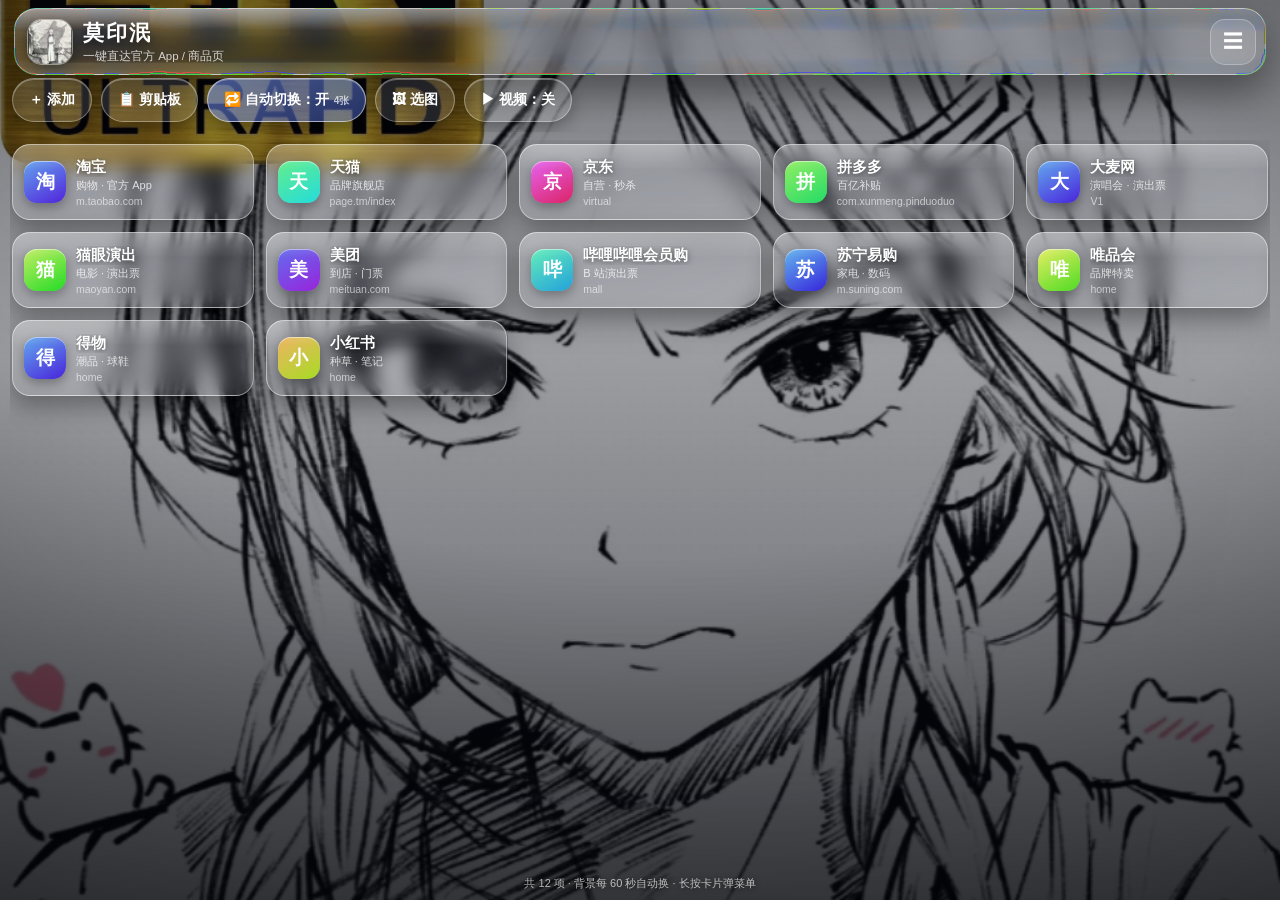
<file: 手机版导航站/index.html>
<!DOCTYPE html>
<html lang="zh-CN">
<head>
<meta charset="utf-8">
<title>莫印泯</title>
<meta name="viewport" content="width=device-width, initial-scale=1.0, maximum-scale=1.0, user-scalable=no, viewport-fit=cover">
<meta name="theme-color" content="#070a12">
<meta name="format-detection" content="telephone=no">
<meta name="apple-mobile-web-app-capable" content="yes">
<meta name="mobile-web-app-capable" content="yes">
<meta name="apple-mobile-web-app-status-bar-style" content="black-translucent">
<meta name="apple-mobile-web-app-title" content="莫印泯">
<meta name="description" content="莫印泯 · 一键直达官方 App 与商品页">
<link rel="manifest" href="manifest.json">
<link rel="apple-touch-icon" href="icon-192.png">
<link rel="icon" href="icon-192.png">
<link rel="apple-touch-icon" sizes="512x512" href="icon-512.png">
<link rel="stylesheet" href="style.css">
</head>
<body>

<!-- ===================== 背景层 ===================== -->
<div class="bg" id="bg">
  <div class="bg-pic" id="bgA"></div>
  <div class="bg-pic" id="bgB"></div>
  <video class="bg-video" id="bgVideo" playsinline webkit-playsinline muted loop preload="none"></video>
  <div class="bg-tint"></div>
  <div class="bg-vig"></div>
</div>

<!-- ===================== 液态玻璃滤镜（SVG 折射 + 色差） ===================== -->
<svg class="svgdefs" aria-hidden="true" focusable="false" xmlns="http://www.w3.org/2000/svg">
  <defs>
    <!-- 有机噪声：造出「液态」的起伏 -->
    <filter id="lgNoise" x="-40%" y="-40%" width="180%" height="180%" color-interpolation-filters="sRGB">
      <feTurbulence type="fractalNoise" baseFrequency="0.012 0.02" numOctaves="3" seed="11" result="t"/>
      <feGaussianBlur in="t" stdDeviation="0.7" result="n"/>
      <feDisplacementMap in="SourceGraphic" in2="n" scale="16"
                         xChannelSelector="R" yChannelSelector="G"/>
    </filter>

    <!-- 边缘折射 + 色差：把高光层按 R / G / B 三个通道分别位移再叠回去 -->
    <filter id="lgRim" x="-25%" y="-25%" width="150%" height="150%" color-interpolation-filters="sRGB">
      <feTurbulence type="fractalNoise" baseFrequency="0.018 0.026" numOctaves="2" seed="3" result="t"/>
      <feGaussianBlur in="t" stdDeviation="1.1" result="n"/>

      <feDisplacementMap in="SourceGraphic" in2="n" scale="9"
                         xChannelSelector="R" yChannelSelector="G" result="dR"/>
      <feColorMatrix in="dR" type="matrix" result="cR"
        values="1 0 0 0 0
                0 0 0 0 0
                0 0 0 0 0
                0 0 0 1 0"/>

      <feDisplacementMap in="SourceGraphic" in2="n" scale="2"
                         xChannelSelector="R" yChannelSelector="G" result="dG"/>
      <feColorMatrix in="dG" type="matrix" result="cG"
        values="0 0 0 0 0
                0 1 0 0 0
                0 0 0 0 0
                0 0 0 1 0"/>

      <feDisplacementMap in="SourceGraphic" in2="n" scale="-9"
                         xChannelSelector="R" yChannelSelector="G" result="dB"/>
      <feColorMatrix in="dB" type="matrix" result="cB"
        values="0 0 0 0 0
                0 0 0 0 0
                0 0 1 0 0
                0 0 0 1 0"/>

      <feBlend in="cR" in2="cG" mode="screen" result="rg"/>
      <feBlend in="rg" in2="cB" mode="screen"/>
    </filter>
  </defs>
</svg>

<!-- ===================== 顶部 ===================== -->
<header class="topbar lg">
  <div class="brand">
    <img class="brand-ico" id="brandIco" src="icon-192.png" alt="莫印泯">
    <div class="brand-txt">
      <h1>莫印泯</h1>
      <p id="brandSub">一键直达官方 App / 商品页</p>
    </div>
  </div>
  <div class="top-btns">
    <button class="icobtn" id="btnMenu" aria-label="设置">☰</button>
  </div>
</header>

<!-- ===================== 快捷按钮 ===================== -->
<nav class="quick" id="quick">
  <button class="pill" id="btnAdd">＋ 添加</button>
  <button class="pill" id="btnClip">📋 剪贴板</button>
  <button class="pill" id="btnAuto">🔁 自动切换</button>
  <button class="pill" id="btnPickImg">🖼 选图</button>
  <button class="pill" id="btnVideo">▶ 视频</button>
</nav>

<!-- ===================== 卡片 ===================== -->
<main class="cards" id="cards"></main>

<!-- ===================== 底部提示 ===================== -->
<div class="hint" id="hint">轻点卡片打开 · 长按卡片弹出菜单</div>

<!-- ===================== 右键/长按 浮层面板 ===================== -->
<div class="ctx" id="ctx" hidden></div>

<!-- ===================== 底部编辑面板 ===================== -->
<div class="sheet-wrap" id="sheetWrap" hidden>
  <div class="sheet-mask" id="sheetMask"></div>
  <section class="sheet lg" id="sheet" role="dialog" aria-modal="true">
    <div class="sheet-grip" id="sheetGrip"></div>
    <div class="sheet-head">
      <h2 id="sheetTitle">标题</h2>
      <button class="xbtn" id="sheetX" aria-label="关闭">✕</button>
    </div>
    <div class="sheet-body" id="sheetBody"></div>
  </section>
</div>

<div class="toast" id="toast"></div>
<div class="ring" id="ring" hidden><svg viewBox="0 0 44 44"><circle class="ring-bg" cx="22" cy="22" r="19"/><circle class="ring-fg" cx="22" cy="22" r="19" id="ringFg"/></svg></div>

<input type="file" id="fileImg" accept="image/*" hidden>
<input type="file" id="fileVid" accept="video/*" hidden>

<script src="media.js"></script>
<script src="app.js"></script>
</body>
</html>
</file>
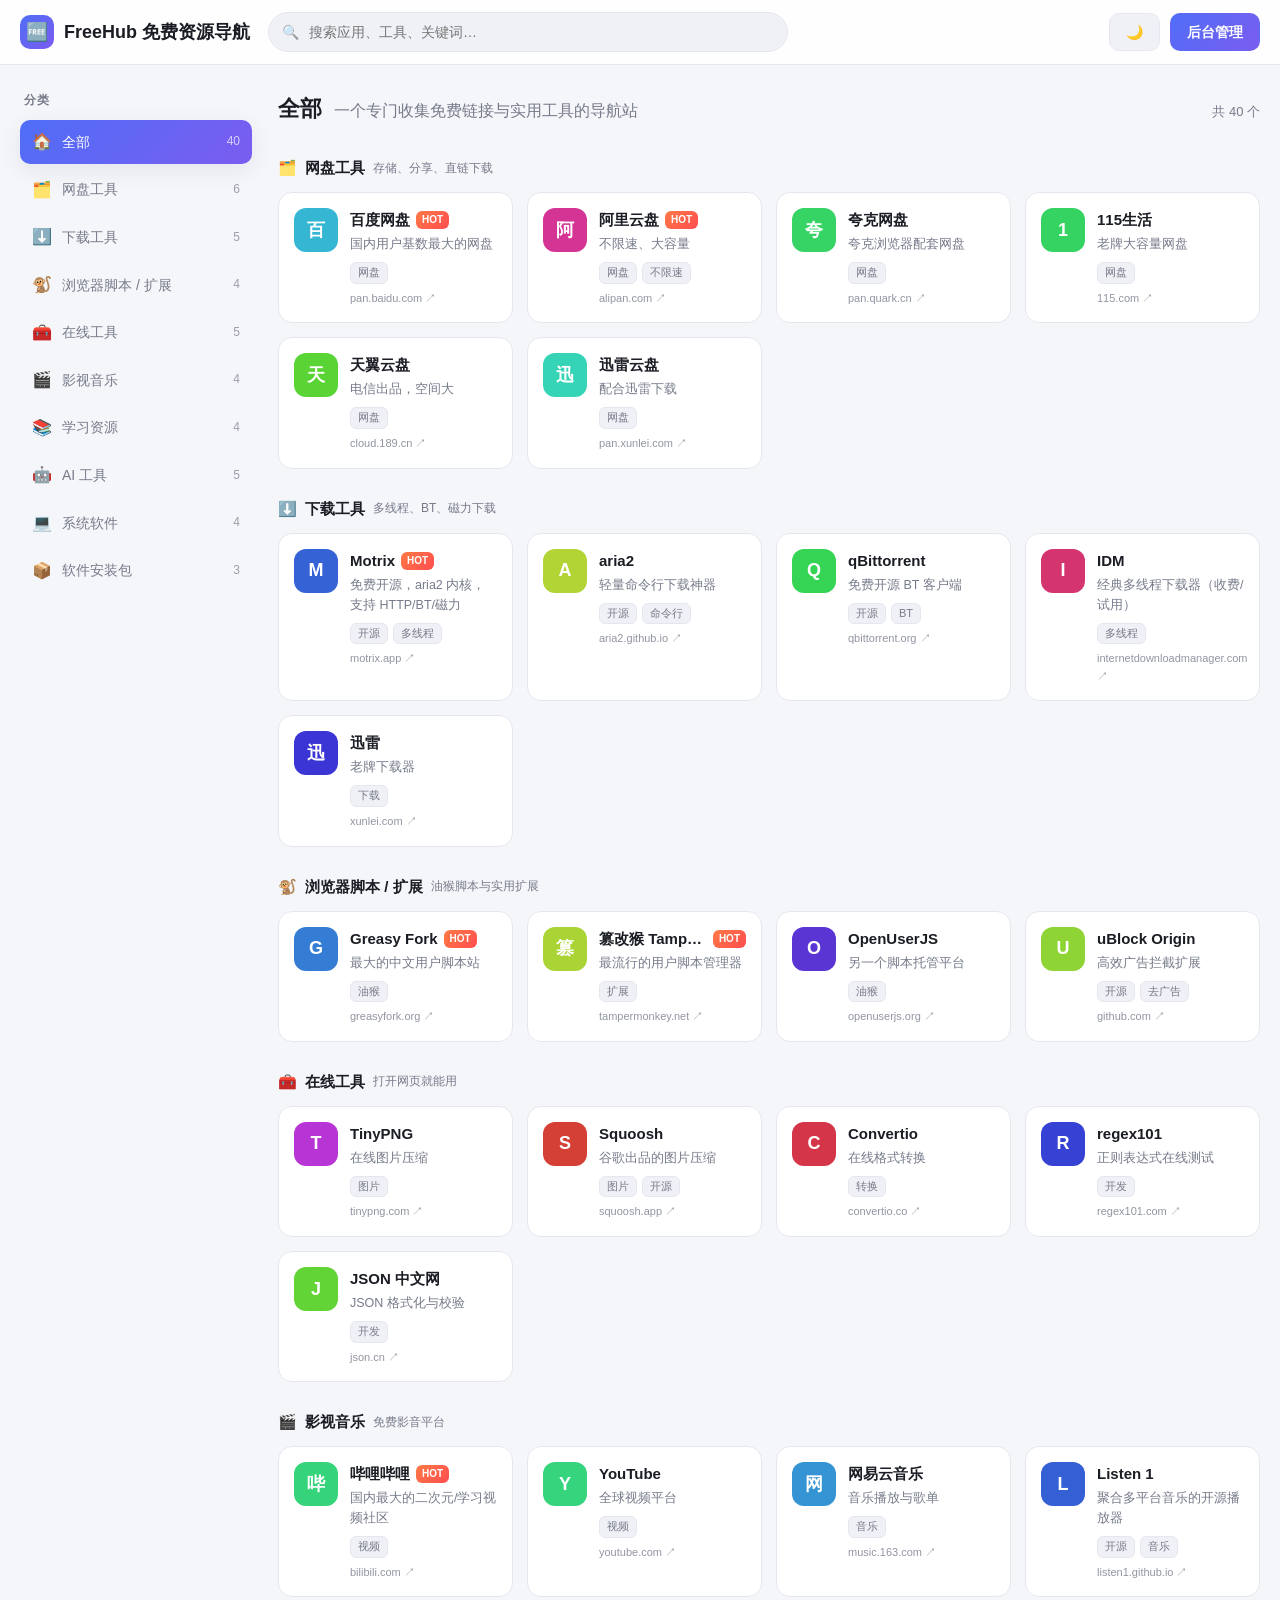
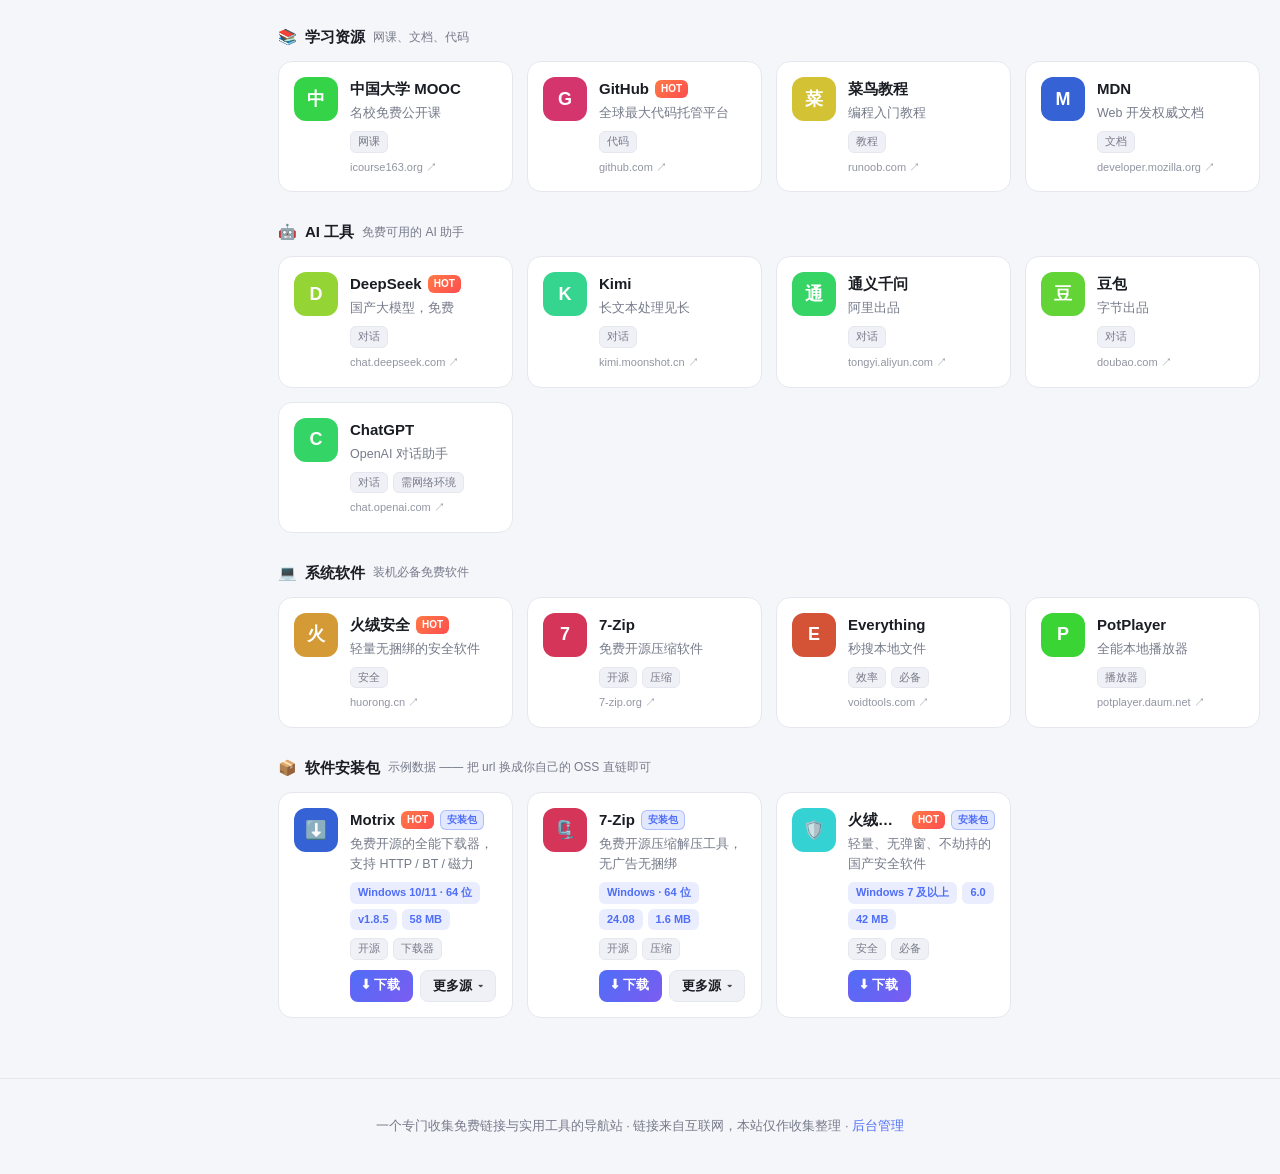
<file: 网页资源站/index.html>
<!DOCTYPE html>
<html lang="zh-CN" data-theme="light">
<head>
  <meta charset="UTF-8">
  <meta name="viewport" content="width=device-width, initial-scale=1">
  <title>FreeHub · 免费资源导航</title>
  <meta name="description" content="一个专门收集免费链接与实用工具的导航站">
  <link rel="icon" href="data:image/svg+xml,<svg xmlns='http://www.w3.org/2000/svg' viewBox='0 0 100 100'><text y='.9em' font-size='90'>🆓</text></svg>">
  <link rel="stylesheet" href="assets/style.css">
</head>
<body>

  <header class="site-header">
    <div class="wrap header-inner">
      <a class="brand" href="index.html">
        <span class="brand-logo">🆓</span>
        <span class="brand-name" id="siteTitle">FreeHub</span>
      </a>

      <div class="search">
        <span class="search-icon">🔍</span>
        <input id="searchInput" type="search" placeholder="搜索应用、工具、关键词…" autocomplete="off">
      </div>

      <div class="header-actions">
        <button id="themeBtn" class="btn ghost" title="切换深色 / 浅色">🌙</button>
        <a class="btn" href="admin.html">后台管理</a>
      </div>
    </div>
  </header>

  <main class="wrap layout">
    <aside class="sidebar">
      <p class="side-title">分类</p>
      <ul class="cat-list" id="catList"></ul>
    </aside>

    <section class="content">
      <div class="content-head">
        <h2 id="catTitle">全部</h2>
        <span class="muted" id="catDesc"></span>
        <span class="count" id="count"></span>
      </div>
      <div class="grid" id="grid"></div>
      <div class="empty" id="empty" hidden>没有找到匹配的结果 🙈</div>
    </section>
  </main>

  <footer class="site-footer">
    <div class="wrap">
      <p id="footerText">FreeHub · 链接均来自互联网，本站仅作导航收集 · <a href="admin.html">后台管理</a></p>
    </div>
  </footer>

  <script src="assets/seed.js"></script>
  <script src="assets/store.js"></script>
  <script src="assets/app.js"></script>
</body>
</html>
</file>
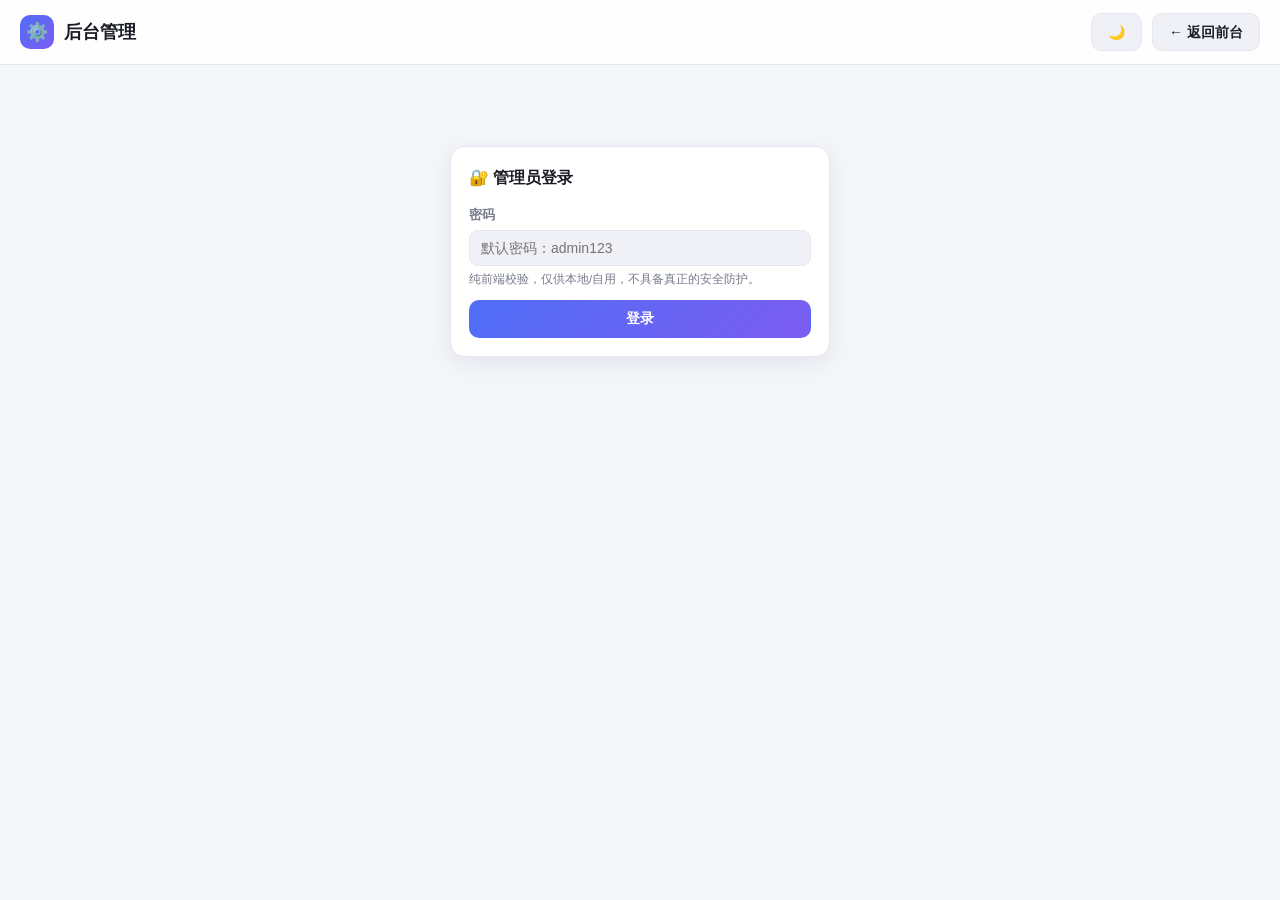
<file: 网页资源站/admin.html>
<!DOCTYPE html>
<html lang="zh-CN" data-theme="light">
<head>
  <meta charset="UTF-8">
  <meta name="viewport" content="width=device-width, initial-scale=1">
  <title>后台管理 · FreeHub</title>
  <link rel="icon" href="data:image/svg+xml,<svg xmlns='http://www.w3.org/2000/svg' viewBox='0 0 100 100'><text y='.9em' font-size='90'>⚙️</text></svg>">
  <link rel="stylesheet" href="assets/style.css">
</head>
<body>

  <header class="site-header">
    <div class="wrap header-inner">
      <a class="brand" href="index.html">
        <span class="brand-logo">⚙️</span>
        <span class="brand-name">后台管理</span>
      </a>
      <div class="header-actions">
        <button id="themeBtn" class="btn ghost" title="切换主题">🌙</button>
        <a class="btn ghost" href="index.html">← 返回前台</a>
        <button id="logoutBtn" class="btn" hidden>退出登录</button>
      </div>
    </div>
  </header>

  <!-- ============ 登录 ============ -->
  <section id="loginView" class="wrap">
    <div class="panel login-card">
      <h3>🔐 管理员登录</h3>
      <div class="field">
        <label>密码</label>
        <input id="loginPass" type="password" placeholder="默认密码：admin123">
        <p class="hint">纯前端校验，仅供本地/自用，不具备真正的安全防护。</p>
      </div>
      <button id="loginBtn" class="btn block">登录</button>
    </div>
  </section>

  <!-- ============ 管理面板 ============ -->
  <section id="adminView" class="wrap admin-wrap" hidden>
    <div class="toolbar">
      <button id="addCatBtn" class="btn">＋ 新建分类</button>
      <button id="addItemBtn" class="btn">＋ 添加链接</button>
      <span style="flex:1"></span>
      <button id="exportBtn" class="btn ghost">导出 JSON</button>
      <button id="importBtn" class="btn ghost">导入 JSON</button>
      <input id="importFile" type="file" accept="application/json,.json" hidden>
      <button id="resetBtn" class="btn danger">恢复默认</button>
    </div>

    <div class="admin-grid">
      <!-- 左：分类 -->
      <div class="panel">
        <h3>📁 分类 <span class="spacer"></span><span class="muted" id="catTotal"></span></h3>
        <ul class="admin-cat-list" id="adminCatList"></ul>
      </div>

      <!-- 右：链接 + 站点设置 -->
      <div>
        <div class="panel" style="margin-bottom:20px">
          <h3>
            <span id="curCatName">请选择分类</span>
            <span class="spacer"></span>
            <button id="renameCatBtn" class="icon-btn" title="重命名分类">✏️</button>
            <button id="delCatBtn" class="icon-btn del" title="删除分类">🗑️</button>
          </h3>
          <table class="items">
            <thead>
              <tr><th style="width:44px">图标</th><th>名称</th><th>链接</th><th style="width:70px">热门</th><th style="width:120px"></th></tr>
            </thead>
            <tbody id="itemsBody"></tbody>
          </table>
          <div class="empty" id="itemsEmpty" hidden>这个分类下还没有链接，点上方「＋ 添加链接」</div>
        </div>

        <div class="panel">
          <h3>⚙️ 站点设置</h3>
          <div class="row-2">
            <div class="field">
              <label>站点标题</label>
              <input id="setTitle" type="text">
            </div>
            <div class="field">
              <label>管理密码</label>
              <input id="setPass" type="text">
            </div>
          </div>
          <div class="field">
            <label>副标题 / 简介</label>
            <input id="setSubtitle" type="text">
          </div>
          <div class="field">
            <label>页脚备案号（可留空）</label>
            <input id="setIcp" type="text" placeholder="如：京ICP备xxxxxxxx号">
          </div>
          <button id="saveSettingsBtn" class="btn">保存设置</button>
        </div>
      </div>
    </div>
  </section>

  <!-- ============ 链接编辑弹窗 ============ -->
  <div class="modal-mask" id="itemModal">
    <div class="modal">
      <h3 id="itemModalTitle">添加链接</h3>
      <input type="hidden" id="itemId">
      <div class="row-2">
        <div class="field">
          <label>名称 *</label>
          <input id="itemName" type="text" placeholder="如：Motrix">
        </div>
        <div class="field">
          <label>图标（emoji，可留空）</label>
          <input id="itemIcon" type="text" placeholder="如：⬇️，留空则用首字母">
        </div>
      </div>
      <div class="field">
        <label>类型</label>
        <select id="itemKind">
          <option value="link">普通链接（点击跳转到网站）</option>
          <option value="download">安装包 / 可下载文件</option>
        </select>
      </div>
      <div class="field">
        <label>链接地址 *</label>
        <input id="itemUrl" type="text" placeholder="https://example.com">
        <p class="hint" id="itemUrlHint">普通链接填网站地址；安装包填文件下载直链</p>
      </div>
      <div class="field">
        <label>描述</label>
        <textarea id="itemDesc" placeholder="一句话说明这个应用/工具是做什么的"></textarea>
      </div>

      <!-- 仅「安装包」类型显示 -->
      <div id="dlFields" hidden>
        <div class="row-2">
          <div class="field">
            <label>版本号</label>
            <input id="itemVersion" type="text" placeholder="如：v1.2.3">
          </div>
          <div class="field">
            <label>文件大小</label>
            <input id="itemSize" type="text" placeholder="如：58 MB">
          </div>
        </div>
        <div class="field">
          <label>适用平台</label>
          <input id="itemPlatform" type="text" placeholder="如：Windows 10/11 · 64 位">
        </div>
        <div class="field">
          <label>其他下载源 / 镜像（每行一个，格式：名称 | 链接）</label>
          <textarea id="itemMirrors" placeholder="官方直链 | https://xxx.oss-cn-hangzhou.aliyuncs.com/motrix.exe&#10;百度网盘 | https://pan.baidu.com/s/xxxx"></textarea>
        </div>
      </div>

      <div class="row-2">
        <div class="field">
          <label>标签（逗号分隔）</label>
          <input id="itemTags" type="text" placeholder="开源, 多线程">
        </div>
        <div class="field">
          <label>是否热门</label>
          <select id="itemHot">
            <option value="0">普通</option>
            <option value="1">热门 HOT</option>
          </select>
        </div>
      </div>
      <div class="modal-actions">
        <button class="btn ghost" data-close>取消</button>
        <button class="btn" id="itemSaveBtn">保存</button>
      </div>
    </div>
  </div>

  <!-- ============ 分类编辑弹窗 ============ -->
  <div class="modal-mask" id="catModal">
    <div class="modal">
      <h3 id="catModalTitle">新建分类</h3>
      <input type="hidden" id="catId">
      <div class="field">
        <label>分类名称 *</label>
        <input id="catName" type="text" placeholder="如：在线工具">
      </div>
      <div class="row-2">
        <div class="field">
          <label>图标（emoji）</label>
          <input id="catIcon" type="text" placeholder="如：🧰">
        </div>
        <div class="field">
          <label>简介</label>
          <input id="catDesc" type="text" placeholder="如：打开网页就能用">
        </div>
      </div>
      <div class="modal-actions">
        <button class="btn ghost" data-close>取消</button>
        <button class="btn" id="catSaveBtn">保存</button>
      </div>
    </div>
  </div>

  <div class="toast" id="toast"></div>

  <script src="assets/seed.js"></script>
  <script src="assets/store.js"></script>
  <script src="assets/admin.js"></script>
</body>
</html>
</file>
<file: 手机版导航站/style.css>
/* ============================================================
   莫印泯 · 手机版
   液态玻璃 / SVG 边缘折射 + 色差 / 长按=右键
   ============================================================ */

*, *::before, *::after { box-sizing: border-box; }

:root {
  --r-lg: 26px;
  --r-md: 18px;
  --r-sm: 14px;
  --safe-t: env(safe-area-inset-top, 0px);
  --safe-b: env(safe-area-inset-bottom, 0px);
  --safe-l: env(safe-area-inset-left, 0px);
  --safe-r: env(safe-area-inset-right, 0px);
  --ink: #ffffff;
  --blur: 18px;
  --ease: cubic-bezier(.22, .9, .25, 1);
}

html, body {
  margin: 0; padding: 0;
  height: 100vh; height: 100dvh;
  overflow: hidden;
  overscroll-behavior: none;
  background: #070a12;
  color: var(--ink);
  font-family: -apple-system, BlinkMacSystemFont, "PingFang SC", "HarmonyOS Sans SC",
               "MiSans", "Noto Sans SC", "Microsoft YaHei", "Segoe UI", sans-serif;
  -webkit-tap-highlight-color: transparent;
  -webkit-touch-callout: none;
  user-select: none; -webkit-user-select: none;
  font-size: 16px;
  line-height: 1.45;
}

input, textarea {
  user-select: text; -webkit-user-select: text;
  font-family: inherit;
}

button { font-family: inherit; color: inherit; border: 0; background: none; padding: 0; cursor: pointer; }
h1, h2, p { margin: 0; }

.svgdefs { position: absolute; width: 0; height: 0; overflow: hidden; }

/* ===================== 背景层 ===================== */
.bg { position: fixed; inset: 0; z-index: 0; overflow: hidden; background: #070a12; }

/* 兜底渐变，没图没视频时也不难看 */
.bg::before {
  content: "";
  position: absolute; inset: -10%;
  background:
    radial-gradient(60% 50% at 20% 10%, rgba(96, 120, 255, .55), transparent 70%),
    radial-gradient(50% 45% at 85% 25%, rgba(255, 96, 190, .42), transparent 70%),
    radial-gradient(60% 55% at 60% 95%, rgba(0, 210, 200, .38), transparent 70%),
    linear-gradient(160deg, #0a0f1e, #131a33 55%, #0a0f1e);
  filter: blur(30px) saturate(1.2);
  animation: drift 26s ease-in-out infinite alternate;
}
@keyframes drift {
  0%   { transform: translate3d(0, 0, 0) scale(1); }
  100% { transform: translate3d(-3%, -2%, 0) scale(1.08); }
}

.bg-pic {
  position: absolute; inset: 0;
  background-size: cover;
  background-position: center;
  opacity: 0;
  transition: opacity 1.1s ease;
  will-change: opacity;
}
.bg-pic.on { opacity: 1; }

.bg-video {
  position: absolute; inset: 0;
  width: 100%; height: 100%;
  object-fit: cover;
  opacity: 0;
  transition: opacity .6s ease;
  background: #000;
}
.bg-video.on { opacity: 1; }

.bg-tint {
  position: absolute; inset: 0;
  background: linear-gradient(180deg, rgba(6, 9, 18, .52), rgba(6, 9, 18, .40) 40%, rgba(6, 9, 18, .66));
  pointer-events: none;
}
.bg-vig {
  position: absolute; inset: 0;
  background: radial-gradient(120% 80% at 50% 30%, transparent 40%, rgba(0, 0, 0, .55) 100%);
  pointer-events: none;
}

/* ============================================================
   液态玻璃
   .lg  = 完整版（折射 + 色差）→ 面板 / 按钮 / 菜单
   .glass = 轻量版 → 卡片（手机性能优先）
   ============================================================ */
.lg, .glass {
  position: relative;
  border-radius: var(--r-lg);
  isolation: isolate;
  overflow: hidden;
}

.lg {
  background:
    linear-gradient(155deg, rgba(255, 255, 255, .20), rgba(255, 255, 255, .06) 42%, rgba(255, 255, 255, .12));
  backdrop-filter: blur(var(--blur)) saturate(1.75) brightness(1.08);
  -webkit-backdrop-filter: blur(var(--blur)) saturate(1.75) brightness(1.08);
  box-shadow:
    0 1px 0 rgba(255, 255, 255, .28) inset,
    0 -1px 0 rgba(255, 255, 255, .10) inset,
    0 18px 40px rgba(0, 0, 0, .42);
}

/* 边缘折射 + 色差：把高光边框交给 SVG 滤镜去「掰弯」 */
.lg::after {
  content: "";
  position: absolute; inset: 0;
  border-radius: inherit;
  pointer-events: none;
  border: 1.4px solid rgba(255, 255, 255, .55);
  background:
    linear-gradient(180deg, rgba(255, 255, 255, .34), rgba(255, 255, 255, 0) 32%),
    linear-gradient(0deg, rgba(255, 255, 255, .18), rgba(255, 255, 255, 0) 24%),
    radial-gradient(120% 90% at 15% 0%, rgba(255, 255, 255, .16), transparent 60%);
  filter: url(#lgRim);
  mix-blend-mode: screen;
}

/* 液态流动感 */
.lg::before {
  content: "";
  position: absolute; inset: -35%;
  border-radius: 42%;
  pointer-events: none;
  background:
    radial-gradient(42% 34% at 28% 18%, rgba(255, 255, 255, .30), transparent 66%),
    radial-gradient(38% 30% at 76% 82%, rgba(150, 195, 255, .26), transparent 66%);
  filter: url(#lgNoise);
  opacity: .55;
  animation: liquid 13s ease-in-out infinite alternate;
}
@keyframes liquid {
  0%   { transform: translate3d(0, 0, 0) rotate(0deg) scale(1); }
  100% { transform: translate3d(0, -5%, 0) rotate(6deg) scale(1.08); }
}

/* 轻量玻璃（卡片） */
.glass {
  background:
    linear-gradient(158deg, rgba(255, 255, 255, .17), rgba(255, 255, 255, .055) 46%, rgba(255, 255, 255, .11));
  backdrop-filter: blur(10px) saturate(1.5) brightness(1.05);
  -webkit-backdrop-filter: blur(10px) saturate(1.5) brightness(1.05);
  box-shadow:
    0 1px 0 rgba(255, 255, 255, .26) inset,
    0 -1px 0 rgba(255, 255, 255, .08) inset,
    0 10px 24px rgba(0, 0, 0, .34);
}
.glass::after {
  content: "";
  position: absolute; inset: 0;
  border-radius: inherit;
  pointer-events: none;
  border: 1px solid rgba(255, 255, 255, .42);
  background: linear-gradient(180deg, rgba(255, 255, 255, .26), rgba(255, 255, 255, 0) 34%);
}
/* 性能吃紧时，一键关掉所有毛玻璃（设置里可切） */
body.lite .lg, body.lite .glass {
  backdrop-filter: none; -webkit-backdrop-filter: none;
  background: linear-gradient(158deg, rgba(30, 38, 62, .80), rgba(18, 24, 42, .72));
}
body.lite .lg::after, body.lite .glass::after { filter: none; mix-blend-mode: normal; opacity: .8; }
body.lite .lg::before { display: none; }

/* ===================== 顶部 ===================== */
.topbar {
  position: fixed;
  z-index: 20;
  left: calc(10px + var(--safe-l));
  right: calc(10px + var(--safe-r));
  top: calc(8px + var(--safe-t));
  display: flex; align-items: center; gap: 12px;
  padding: 10px 10px 10px 14px;
  border-radius: 22px;
}
.brand { display: flex; align-items: center; gap: 11px; min-width: 0; flex: 1; }
.brand-ico {
  width: 44px; height: 44px; border-radius: 14px;
  object-fit: cover; flex: 0 0 auto;
  box-shadow: 0 0 0 1px rgba(255, 255, 255, .45), 0 6px 16px rgba(0, 0, 0, .4);
  background: rgba(255, 255, 255, .1);
}
.brand-txt { min-width: 0; }
.brand-txt h1 {
  font-size: 21px; font-weight: 800; letter-spacing: 2px;
  text-shadow: 0 2px 10px rgba(0, 0, 0, .6);
  white-space: nowrap;
}
.brand-txt p {
  font-size: 11.5px; opacity: .78; white-space: nowrap;
  overflow: hidden; text-overflow: ellipsis;
}
.top-btns { flex: 0 0 auto; }
.icobtn {
  width: 46px; height: 46px; border-radius: 15px;
  display: grid; place-items: center;
  font-size: 20px;
  background: rgba(255, 255, 255, .14);
  border: 1px solid rgba(255, 255, 255, .28);
  transition: transform .12s var(--ease), background .2s;
}
.icobtn:active { transform: scale(.9); background: rgba(255, 255, 255, .26); }

/* ===================== 快捷按钮 ===================== */
.quick {
  position: fixed;
  z-index: 20;
  left: 0; right: 0;
  top: calc(74px + var(--safe-t));
  display: flex; gap: 9px;
  padding: 4px calc(12px + var(--safe-r)) 10px calc(12px + var(--safe-l));
  overflow-x: auto; overflow-y: hidden;
  -webkit-overflow-scrolling: touch;
  scrollbar-width: none;
  mask-image: linear-gradient(90deg, transparent 0, #000 14px, #000 calc(100% - 14px), transparent 100%);
  -webkit-mask-image: linear-gradient(90deg, transparent 0, #000 14px, #000 calc(100% - 14px), transparent 100%);
}
.quick::-webkit-scrollbar { display: none; }

.pill {
  flex: 0 0 auto;
  position: relative;
  padding: 11px 16px;
  border-radius: 999px;
  border: 1px solid rgba(255, 255, 255, .34);
  background: rgba(255, 255, 255, .13);
  backdrop-filter: blur(14px) saturate(1.6);
  -webkit-backdrop-filter: blur(14px) saturate(1.6);
  font-size: 14px; font-weight: 600;
  white-space: nowrap;
  min-height: 44px;
  box-shadow: 0 1px 0 rgba(255, 255, 255, .3) inset, 0 6px 16px rgba(0, 0, 0, .28);
  transition: transform .12s var(--ease), background .2s;
}
.pill:active { transform: scale(.94); background: rgba(255, 255, 255, .26); }
.pill.on {
  background: linear-gradient(160deg, rgba(126, 158, 255, .55), rgba(90, 120, 240, .40));
  border-color: rgba(255, 255, 255, .55);
}
.pill.primary {
  background: linear-gradient(160deg, rgba(146, 120, 255, .70), rgba(96, 110, 255, .55));
  border-color: rgba(255, 255, 255, .6);
}
.pill[data-count]::after {
  content: attr(data-count);
  font-size: 10px; opacity: .7; margin-left: 5px;
}

/* ===================== 卡片 ===================== */
.cards {
  position: fixed;
  z-index: 10;
  left: calc(10px + var(--safe-l));
  right: calc(10px + var(--safe-r));
  top: calc(140px + var(--safe-t));
  bottom: calc(56px + var(--safe-b));
  overflow-y: auto;
  -webkit-overflow-scrolling: touch;
  overscroll-behavior: contain;
  display: grid;
  grid-template-columns: repeat(auto-fill, minmax(136px, 1fr));
  gap: 10px;
  padding: 4px 2px 14px;
  align-content: start;
  scrollbar-width: none;
}
.cards::-webkit-scrollbar { display: none; }

.card {
  position: relative;
  display: flex; align-items: center; gap: 10px;
  padding: 12px;
  min-height: 76px;
  border-radius: var(--r-md);
  text-align: left;
  transition: transform .14s var(--ease), box-shadow .2s;
  touch-action: manipulation;
}
.card:active { transform: scale(.965); }
.card.press { box-shadow: 0 0 0 2px rgba(255, 255, 255, .55), 0 12px 26px rgba(0, 0, 0, .4); }

.card-ico {
  flex: 0 0 auto;
  width: 42px; height: 42px; border-radius: 13px;
  display: grid; place-items: center;
  font-size: 19px; font-weight: 800;
  color: #fff;
  box-shadow: 0 1px 0 rgba(255, 255, 255, .5) inset, 0 4px 12px rgba(0, 0, 0, .32);
  overflow: hidden;
}
.card-ico img { width: 100%; height: 100%; object-fit: cover; }
.card-txt { min-width: 0; flex: 1; }
.card-name {
  font-size: 14.5px; font-weight: 700;
  white-space: nowrap; overflow: hidden; text-overflow: ellipsis;
  text-shadow: 0 1px 6px rgba(0, 0, 0, .5);
}
.card-note {
  font-size: 11px; opacity: .78; margin-top: 1px;
  white-space: nowrap; overflow: hidden; text-overflow: ellipsis;
}
.card-url {
  font-size: 10.5px; opacity: .62; margin-top: 2px;
  white-space: nowrap; overflow: hidden; text-overflow: ellipsis;
}

.cards-empty {
  grid-column: 1 / -1;
  padding: 40px 20px; text-align: center; opacity: .75; font-size: 14px;
}

/* ===================== 底部提示 ===================== */
.hint {
  position: fixed;
  z-index: 15;
  left: 0; right: 0;
  bottom: calc(8px + var(--safe-b));
  text-align: center;
  font-size: 11px; opacity: .68;
  pointer-events: none;
  text-shadow: 0 1px 6px rgba(0, 0, 0, .8);
}

/* ===================== 长按进度环 ===================== */
.ring {
  position: fixed; z-index: 80;
  width: 44px; height: 44px;
  margin: -22px 0 0 -22px;
  pointer-events: none;
}
.ring svg { width: 100%; height: 100%; transform: rotate(-90deg); }
.ring circle { fill: none; stroke-width: 3.5; stroke-linecap: round; }
.ring-bg { stroke: rgba(0, 0, 0, .35); }
.ring-fg {
  stroke: #fff;
  stroke-dasharray: 119.4;
  stroke-dashoffset: 119.4;
  filter: drop-shadow(0 0 4px rgba(255, 255, 255, .8));
}

/* ===================== 右键 / 长按 浮层菜单 ===================== */
.ctx {
  position: fixed; z-index: 70;
  min-width: 196px; max-width: 78vw;
  padding: 8px;
  border-radius: 20px;
  background:
    linear-gradient(158deg, rgba(255, 255, 255, .22), rgba(255, 255, 255, .08) 46%, rgba(255, 255, 255, .15)),
    linear-gradient(rgba(9, 12, 22, .56), rgba(9, 12, 22, .56));
  backdrop-filter: blur(22px) saturate(1.8) brightness(1.08);
  -webkit-backdrop-filter: blur(22px) saturate(1.8) brightness(1.08);
  border: 1px solid rgba(255, 255, 255, .42);
  box-shadow: 0 1px 0 rgba(255, 255, 255, .3) inset, 0 22px 50px rgba(0, 0, 0, .5);
  transform-origin: top left;
  opacity: 1;
  transform: scale(1) translateY(0);
  transition: opacity .17s var(--ease), transform .17s var(--ease);
}
/* 入场动画用 class 驱动（用 keyframes + fill:both 会在 display:none 时被冻在 opacity:0） */
.ctx.enter {
  opacity: 0;
  transform: scale(.90) translateY(-7px);
}
.ctx-title {
  padding: 8px 12px 9px;
  font-size: 12px; opacity: .72;
  border-bottom: 1px solid rgba(255, 255, 255, .16);
  margin-bottom: 6px;
  white-space: nowrap; overflow: hidden; text-overflow: ellipsis;
  max-width: 60vw;
}
.ctx-item {
  display: flex; align-items: center; gap: 10px;
  width: 100%;
  padding: 12px 12px;
  border-radius: 13px;
  font-size: 15px; font-weight: 600;
  text-align: left;
  min-height: 46px;
  transition: background .16s;
}
.ctx-item .em { font-size: 17px; width: 22px; text-align: center; }
.ctx-item:active { background: rgba(255, 255, 255, .26); }
.ctx-item.danger { color: #ffb4c0; }
.ctx-sep { height: 1px; background: rgba(255, 255, 255, .16); margin: 6px 8px; }

/* ===================== 底部面板 ===================== */
.sheet-wrap { position: fixed; inset: 0; z-index: 60; }
.sheet-mask {
  position: absolute; inset: 0;
  background: rgba(4, 6, 14, .5);
  backdrop-filter: blur(3px);
  -webkit-backdrop-filter: blur(3px);
  opacity: 0;
  transition: opacity .26s ease;
}
.sheet-wrap.show .sheet-mask { opacity: 1; }

.sheet {
  position: absolute;
  left: 0; right: 0; bottom: 0;
  max-height: 88vh;
  max-height: 88dvh;
  display: flex; flex-direction: column;
  border-radius: 28px 28px 0 0;
  padding-bottom: var(--safe-b);
  background:
    linear-gradient(155deg, rgba(255, 255, 255, .20), rgba(255, 255, 255, .07) 42%, rgba(255, 255, 255, .13)),
    linear-gradient(rgba(9, 12, 22, .58), rgba(9, 12, 22, .68));
  transform: translate3d(0, 102%, 0);
  transition: transform .32s var(--ease);
  will-change: transform;
  box-shadow: 0 -1px 0 rgba(255, 255, 255, .3) inset, 0 -20px 50px rgba(0, 0, 0, .5);
}
.sheet-wrap.show .sheet { transform: translate3d(0, 0, 0); }
.sheet.dragging { transition: none; }

.sheet-grip {
  flex: 0 0 auto;
  width: 46px; height: 5px; border-radius: 3px;
  background: rgba(255, 255, 255, .45);
  margin: 9px auto 4px;
  touch-action: none;
}
.sheet-head {
  flex: 0 0 auto;
  display: flex; align-items: center; gap: 10px;
  padding: 6px 14px 10px 18px;
}
.sheet-head h2 { font-size: 17px; font-weight: 800; flex: 1; letter-spacing: .5px; }
.xbtn {
  width: 38px; height: 38px; border-radius: 12px;
  display: grid; place-items: center; font-size: 16px;
  background: rgba(255, 255, 255, .14);
  border: 1px solid rgba(255, 255, 255, .26);
  transition: transform .12s var(--ease);
}
.xbtn:active { transform: scale(.88); background: rgba(255, 255, 255, .28); }

.sheet-body {
  flex: 1 1 auto;
  overflow-y: auto;
  -webkit-overflow-scrolling: touch;
  overscroll-behavior: contain;
  padding: 2px 16px 18px;
}

/* 表单 */
.field { margin-bottom: 13px; }
.field label {
  display: block; font-size: 12px; font-weight: 700;
  opacity: .82; margin: 0 0 5px 3px; letter-spacing: .3px;
}
.field input {
  width: 100%;
  padding: 13px 13px;
  font-size: 15px;
  color: #fff;
  background: rgba(255, 255, 255, .10);
  border: 1px solid rgba(255, 255, 255, .26);
  border-radius: 14px;
  outline: none;
  transition: border-color .18s, background .18s;
}
.field input::placeholder { color: rgba(255, 255, 255, .42); }
.field input:focus {
  border-color: rgba(160, 180, 255, .85);
  background: rgba(255, 255, 255, .15);
}
.field .tip { font-size: 10.5px; opacity: .6; margin: 5px 0 0 3px; }

.sheet-actions {
  display: flex; gap: 10px;
  padding: 12px 16px 14px;
  border-top: 1px solid rgba(255, 255, 255, .14);
  flex: 0 0 auto;
}
.btn {
  flex: 1;
  padding: 14px 16px;
  border-radius: 16px;
  font-size: 15.5px; font-weight: 700;
  min-height: 50px;
  border: 1px solid rgba(255, 255, 255, .3);
  background: rgba(255, 255, 255, .13);
  transition: transform .12s var(--ease), background .2s;
}
.btn:active { transform: scale(.97); background: rgba(255, 255, 255, .24); }
.btn.primary {
  background: linear-gradient(160deg, rgba(146, 120, 255, .85), rgba(86, 104, 255, .72));
  border-color: rgba(255, 255, 255, .5);
  box-shadow: 0 8px 22px rgba(70, 90, 240, .4);
}
.btn.danger { color: #ffc2cc; }

/* 列表（选媒体 / 设置） */
.row {
  display: flex; align-items: center; gap: 12px;
  width: 100%;
  padding: 13px 12px;
  border-radius: 15px;
  min-height: 54px;
  text-align: left;
  transition: background .16s;
}
.row:active { background: rgba(255, 255, 255, .2); }
.row.on { background: rgba(255, 255, 255, .18); }
.row .em { font-size: 19px; width: 26px; text-align: center; flex: 0 0 auto; }
.row .rb { flex: 1; min-width: 0; }
.row .rt { font-size: 15px; font-weight: 650; }
.row .rs { font-size: 11.5px; opacity: .66; margin-top: 1px; }
.row .rv { font-size: 12.5px; opacity: .8; flex: 0 0 auto; }
.row .sw {
  flex: 0 0 auto;
  width: 50px; height: 30px; border-radius: 15px;
  background: rgba(255, 255, 255, .18);
  border: 1px solid rgba(255, 255, 255, .3);
  position: relative;
  transition: background .2s;
}
.row .sw::after {
  content: ""; position: absolute; top: 3px; left: 3px;
  width: 22px; height: 22px; border-radius: 11px;
  background: #fff;
  box-shadow: 0 2px 6px rgba(0, 0, 0, .35);
  transition: transform .2s var(--ease);
}
.row.on .sw { background: linear-gradient(160deg, #7f9cff, #5a6cff); }
.row.on .sw::after { transform: translateX(20px); }

.media-grid {
  display: grid;
  grid-template-columns: repeat(auto-fill, minmax(96px, 1fr));
  gap: 9px;
  padding: 4px 0 6px;
}
.media-cell {
  position: relative;
  aspect-ratio: 1 / 1;
  border-radius: 16px;
  overflow: hidden;
  border: 1px solid rgba(255, 255, 255, .3);
  background: rgba(255, 255, 255, .08);
  display: grid; place-items: center;
  transition: transform .14s var(--ease), border-color .2s;
}
.media-cell:active { transform: scale(.95); }
.media-cell.on { border-color: #fff; box-shadow: 0 0 0 2px rgba(255, 255, 255, .75); }
.media-cell img { width: 100%; height: 100%; object-fit: cover; }
.media-cell .tag {
  position: absolute; left: 0; right: 0; bottom: 0;
  padding: 12px 6px 5px;
  font-size: 10.5px; font-weight: 650;
  background: linear-gradient(0deg, rgba(0, 0, 0, .78), transparent);
  white-space: nowrap; overflow: hidden; text-overflow: ellipsis;
}
.media-cell.vid .ph { font-size: 30px; opacity: .9; }

/* ===================== 轻提示 ===================== */
.toast {
  position: fixed;
  z-index: 90;
  left: 50%; bottom: calc(84px + var(--safe-b));
  transform: translate(-50%, 16px);
  max-width: 84vw;
  padding: 12px 18px;
  border-radius: 16px;
  font-size: 13.5px; font-weight: 600;
  text-align: center;
  background: rgba(18, 22, 38, .82);
  backdrop-filter: blur(18px) saturate(1.6);
  -webkit-backdrop-filter: blur(18px) saturate(1.6);
  border: 1px solid rgba(255, 255, 255, .3);
  box-shadow: 0 14px 34px rgba(0, 0, 0, .5);
  opacity: 0;
  pointer-events: none;
  transition: opacity .24s, transform .24s var(--ease);
}
.toast.on { opacity: 1; transform: translate(-50%, 0); }

/* 大屏（平板/横屏）多一点列 */
@media (min-width: 700px) {
  .cards { grid-template-columns: repeat(auto-fill, minmax(178px, 1fr)); gap: 12px; }
  .topbar { left: 14px; right: 14px; }
}
@media (min-width: 1024px) {
  .cards { grid-template-columns: repeat(auto-fill, minmax(210px, 1fr)); }
}

/* 尊重「减少动态效果」 */
@media (prefers-reduced-motion: reduce) {
  .lg::before { animation: none; }
  .bg::before { animation: none; }
  * { transition-duration: .01ms !important; }
}
</file>
<file: 网页资源站/assets/style.css>
/* ===========================================================
 * style.css —— FreeHub 全站样式（含深色模式）
 * =========================================================== */

:root {
  --bg: #f5f6fa;
  --panel: #ffffff;
  --panel-2: #f0f1f6;
  --text: #1b1d24;
  --muted: #767b8a;
  --border: #e5e7ee;
  --brand: #4f6ef7;
  --brand-2: #7b5cf0;
  --shadow: 0 6px 24px rgba(20, 24, 50, .08);
  --shadow-lg: 0 16px 44px rgba(20, 24, 50, .16);
  --radius: 14px;
  --radius-sm: 10px;
}

html[data-theme="dark"] {
  --bg: #0f1117;
  --panel: #171a23;
  --panel-2: #1e222d;
  --text: #e8eaf2;
  --muted: #9aa0b4;
  --border: #272b38;
  --brand: #6b86ff;
  --brand-2: #a78bfa;
  --shadow: 0 6px 24px rgba(0, 0, 0, .35);
  --shadow-lg: 0 16px 44px rgba(0, 0, 0, .5);
}

* { box-sizing: border-box; }

/* hidden 属性优先级最高（否则会被 .btn 等 display 规则覆盖） */
[hidden] { display: none !important; }

body {
  margin: 0;
  font-family: -apple-system, BlinkMacSystemFont, "Segoe UI", "Microsoft YaHei", "PingFang SC", Roboto, Helvetica, Arial, sans-serif;
  background: var(--bg);
  color: var(--text);
  line-height: 1.6;
  -webkit-font-smoothing: antialiased;
}

a { color: inherit; text-decoration: none; }
button { font-family: inherit; cursor: pointer; }
img { max-width: 100%; }

.wrap { width: min(1240px, 100% - 40px); margin: 0 auto; }
.muted { color: var(--muted); }

/* ---------------- 顶栏 ---------------- */
.site-header {
  position: sticky; top: 0; z-index: 50;
  background: color-mix(in srgb, var(--panel) 86%, transparent);
  backdrop-filter: saturate(180%) blur(12px);
  border-bottom: 1px solid var(--border);
}
.header-inner {
  display: flex; align-items: center; gap: 18px;
  height: 64px;
}
.brand { display: flex; align-items: center; gap: 10px; font-weight: 700; font-size: 18px; white-space: nowrap; }
.brand-logo {
  width: 34px; height: 34px; display: grid; place-items: center;
  border-radius: 10px; font-size: 18px;
  background: linear-gradient(135deg, var(--brand), var(--brand-2));
  color: #fff;
}
.search { position: relative; flex: 1; max-width: 520px; }
.search input {
  width: 100%; height: 40px; padding: 0 40px 0 40px;
  border: 1px solid var(--border); border-radius: 999px;
  background: var(--panel-2); color: var(--text); font-size: 14px;
  outline: none; transition: border-color .2s, box-shadow .2s;
}
.search input:focus { border-color: var(--brand); box-shadow: 0 0 0 3px color-mix(in srgb, var(--brand) 22%, transparent); }
.search-icon { position: absolute; left: 14px; top: 50%; transform: translateY(-50%); opacity: .55; font-size: 14px; }
.header-actions { display: flex; align-items: center; gap: 10px; margin-left: auto; }

/* ---------------- 按钮 ---------------- */
.btn {
  display: inline-flex; align-items: center; justify-content: center; gap: 6px;
  height: 38px; padding: 0 16px; border-radius: 10px;
  border: 1px solid transparent; font-size: 14px; font-weight: 600;
  background: linear-gradient(135deg, var(--brand), var(--brand-2));
  color: #fff; transition: transform .12s, opacity .2s, background .2s;
  white-space: nowrap;
}
.btn:hover { transform: translateY(-1px); opacity: .94; }
.btn:active { transform: translateY(0); }
.btn.ghost { background: var(--panel-2); color: var(--text); border-color: var(--border); }
.btn.ghost:hover { background: var(--border); }
.btn.danger { background: #e5484d; }
.btn.sm { height: 32px; padding: 0 12px; font-size: 13px; border-radius: 8px; }
.btn.block { width: 100%; }

/* ---------------- 布局 ---------------- */
.layout {
  display: grid; grid-template-columns: 232px 1fr; gap: 26px;
  padding: 26px 0 60px;
}

/* ---------------- 侧栏分类 ---------------- */
.sidebar { position: sticky; top: 90px; align-self: start; }
.side-title { font-size: 12px; font-weight: 700; letter-spacing: .08em; text-transform: uppercase; color: var(--muted); margin: 0 0 10px 4px; }
.cat-list { list-style: none; margin: 0; padding: 0; display: flex; flex-direction: column; gap: 4px; }
.cat-item {
  display: flex; align-items: center; gap: 10px;
  padding: 9px 12px; border-radius: 10px; cursor: pointer;
  color: var(--muted); font-size: 14px; font-weight: 500;
  transition: background .15s, color .15s;
}
.cat-item:hover { background: var(--panel); color: var(--text); }
.cat-item.active { background: linear-gradient(135deg, var(--brand), var(--brand-2)); color: #fff; box-shadow: var(--shadow); }
.cat-item .cat-emoji { font-size: 16px; width: 20px; text-align: center; }
.cat-item .cat-count { margin-left: auto; font-size: 12px; opacity: .7; }

/* ---------------- 内容区 ---------------- */
.content-head { display: flex; align-items: baseline; gap: 12px; margin-bottom: 16px; flex-wrap: wrap; }
.content-head h2 { margin: 0; font-size: 22px; }
.count { margin-left: auto; font-size: 13px; color: var(--muted); }

.grid {
  display: grid; gap: 14px;
  grid-template-columns: repeat(auto-fill, minmax(232px, 1fr));
}

/* ---------------- 卡片 ---------------- */
.card {
  position: relative; display: flex; gap: 12px; align-items: flex-start;
  padding: 15px; border-radius: var(--radius);
  background: var(--panel); border: 1px solid var(--border);
  transition: transform .16s, box-shadow .16s, border-color .16s;
  overflow: hidden;
}
.card:hover { transform: translateY(-3px); box-shadow: var(--shadow-lg); border-color: color-mix(in srgb, var(--brand) 45%, var(--border)); }
.card-logo {
  flex: 0 0 44px; width: 44px; height: 44px; border-radius: 12px;
  display: grid; place-items: center; color: #fff; font-weight: 700; font-size: 18px;
  overflow: hidden;
}
.card-logo img { width: 100%; height: 100%; object-fit: cover; }
.card-body { min-width: 0; flex: 1; }
.card-name { display: flex; align-items: center; gap: 6px; font-weight: 650; font-size: 15px; margin-bottom: 2px; }
.card-name .name-text { overflow: hidden; text-overflow: ellipsis; white-space: nowrap; }
.badge-hot {
  flex: none; font-size: 10px; font-weight: 700; padding: 1px 6px; border-radius: 6px;
  background: linear-gradient(135deg, #ff7a45, #ff4d4f); color: #fff;
}
.badge-dl {
  flex: none; font-size: 10px; font-weight: 700; padding: 1px 6px; border-radius: 6px;
  background: color-mix(in srgb, var(--brand) 16%, transparent); color: var(--brand);
  border: 1px solid color-mix(in srgb, var(--brand) 35%, transparent);
}
.card-desc {
  font-size: 12.5px; color: var(--muted); margin-bottom: 8px;
  display: -webkit-box; -webkit-line-clamp: 2; -webkit-box-orient: vertical; overflow: hidden;
}
.card-tags { display: flex; flex-wrap: wrap; gap: 5px; }
.tag { font-size: 11px; padding: 1px 7px; border-radius: 6px; background: var(--panel-2); color: var(--muted); border: 1px solid var(--border); }
.card-host { font-size: 11px; color: var(--muted); margin-top: 6px; opacity: .8; }

/* ---------------- 安装包卡片 ---------------- */
.chip {
  display: inline-block; font-size: 11px; font-weight: 600;
  padding: 2px 8px; border-radius: 6px;
  background: color-mix(in srgb, var(--brand) 12%, transparent);
  color: var(--brand);
}
.dl-chips { display: flex; flex-wrap: wrap; gap: 5px; margin: 4px 0 8px; }
.card-actions { display: flex; flex-wrap: wrap; gap: 7px; margin-top: 10px; }
.mirror-list {
  display: flex; flex-direction: column; gap: 4px;
  margin-top: 9px; padding-top: 9px; border-top: 1px dashed var(--border);
}
.mirror-list a { font-size: 12.5px; color: var(--brand); }
.mirror-list a:hover { text-decoration: underline; }
.caret { font-size: 10px; opacity: .8; }

.empty { text-align: center; padding: 70px 0; color: var(--muted); font-size: 15px; }

/* ---------------- 页脚 ---------------- */
.site-footer { border-top: 1px solid var(--border); padding: 24px 0; color: var(--muted); font-size: 13px; text-align: center; }
.site-footer a { color: var(--brand); }

/* ===========================================================
 * 后台管理
 * =========================================================== */
.admin-header { display: flex; align-items: center; gap: 12px; }
.admin-wrap { padding: 26px 0 70px; }

.admin-grid { display: grid; grid-template-columns: 300px 1fr; gap: 22px; align-items: start; }

.panel {
  background: var(--panel); border: 1px solid var(--border);
  border-radius: var(--radius); padding: 18px; box-shadow: var(--shadow);
}
.panel h3 { margin: 0 0 14px; font-size: 16px; display: flex; align-items: center; gap: 8px; }
.panel h3 .spacer { margin-left: auto; }

.field { margin-bottom: 12px; }
.field label { display: block; font-size: 12.5px; font-weight: 600; color: var(--muted); margin-bottom: 5px; }
.field input, .field textarea, .field select {
  width: 100%; padding: 9px 11px; border-radius: 9px; font-size: 14px;
  border: 1px solid var(--border); background: var(--panel-2); color: var(--text);
  outline: none; transition: border-color .15s, box-shadow .15s; font-family: inherit;
}
.field input:focus, .field textarea:focus, .field select:focus {
  border-color: var(--brand); box-shadow: 0 0 0 3px color-mix(in srgb, var(--brand) 20%, transparent);
}
.field textarea { resize: vertical; min-height: 68px; }
.field .hint { font-size: 11.5px; color: var(--muted); margin-top: 4px; }
.row-2 { display: grid; grid-template-columns: 1fr 1fr; gap: 12px; }

.admin-cat-list { list-style: none; margin: 0; padding: 0; display: flex; flex-direction: column; gap: 6px; }
.admin-cat {
  display: flex; align-items: center; gap: 9px; padding: 10px 11px;
  border-radius: 10px; border: 1px solid var(--border); background: var(--panel-2);
  cursor: pointer; font-size: 14px; transition: border-color .15s, background .15s;
}
.admin-cat:hover { border-color: var(--brand); }
.admin-cat.active { border-color: var(--brand); background: color-mix(in srgb, var(--brand) 12%, var(--panel)); }
.admin-cat .n { font-weight: 600; overflow: hidden; text-overflow: ellipsis; white-space: nowrap; }
.admin-cat .c { margin-left: auto; font-size: 12px; color: var(--muted); }

table.items { width: 100%; border-collapse: collapse; font-size: 13.5px; }
table.items th, table.items td { text-align: left; padding: 9px 10px; border-bottom: 1px solid var(--border); vertical-align: middle; }
table.items th { font-size: 12px; color: var(--muted); font-weight: 700; text-transform: uppercase; letter-spacing: .04em; }
table.items tr:hover td { background: var(--panel-2); }
table.items td.actions { text-align: right; white-space: nowrap; }
table.items .u { color: var(--brand); font-size: 12px; word-break: break-all; }
.icon-btn {
  border: 1px solid var(--border); background: var(--panel-2); color: var(--text);
  width: 30px; height: 30px; border-radius: 8px; display: inline-grid; place-items: center;
  font-size: 14px; margin-left: 5px; transition: background .15s, border-color .15s;
}
.icon-btn:hover { border-color: var(--brand); }
.icon-btn.del:hover { border-color: #e5484d; color: #e5484d; }

.toolbar { display: flex; flex-wrap: wrap; gap: 9px; margin-bottom: 16px; }

/* 弹窗 */
.modal-mask {
  position: fixed; inset: 0; z-index: 100; display: none;
  place-items: center; padding: 20px;
  background: rgba(10, 12, 20, .55); backdrop-filter: blur(3px);
}
.modal-mask.open { display: grid; }
.modal {
  width: min(560px, 100%); max-height: 90vh; overflow: auto;
  background: var(--panel); border: 1px solid var(--border);
  border-radius: var(--radius); box-shadow: var(--shadow-lg); padding: 22px;
}
.modal h3 { margin: 0 0 16px; font-size: 18px; }
.modal-actions { display: flex; justify-content: flex-end; gap: 10px; margin-top: 18px; }

.login-card { width: min(380px, 100%); margin: 9vh auto 0; }

.toast {
  position: fixed; left: 50%; bottom: 34px; transform: translate(-50%, 20px);
  background: #1b1d24; color: #fff; padding: 11px 20px; border-radius: 10px;
  font-size: 14px; opacity: 0; pointer-events: none; transition: opacity .25s, transform .25s;
  z-index: 200; box-shadow: var(--shadow-lg);
}
.toast.show { opacity: 1; transform: translate(-50%, 0); }

.seg { display: inline-flex; background: var(--panel-2); border: 1px solid var(--border); border-radius: 10px; padding: 3px; }
.seg button { border: 0; background: transparent; color: var(--muted); padding: 6px 12px; border-radius: 7px; font-size: 13px; font-weight: 600; }
.seg button.active { background: var(--panel); color: var(--text); box-shadow: var(--shadow); }

/* 响应式 */
@media (max-width: 900px) {
  .layout { grid-template-columns: 1fr; }
  .sidebar { position: static; }
  .cat-list { flex-direction: row; overflow-x: auto; padding-bottom: 6px; }
  .cat-item { white-space: nowrap; }
  .cat-item .cat-count { margin-left: 6px; }
  .admin-grid { grid-template-columns: 1fr; }
}
@media (max-width: 560px) {
  .wrap { width: calc(100% - 24px); }
  .brand-name { display: none; }
  .header-actions .btn { padding: 0 11px; }
  .grid { grid-template-columns: 1fr 1fr; }
  .card { flex-direction: column; }
  .row-2 { grid-template-columns: 1fr; }
}
</file>
